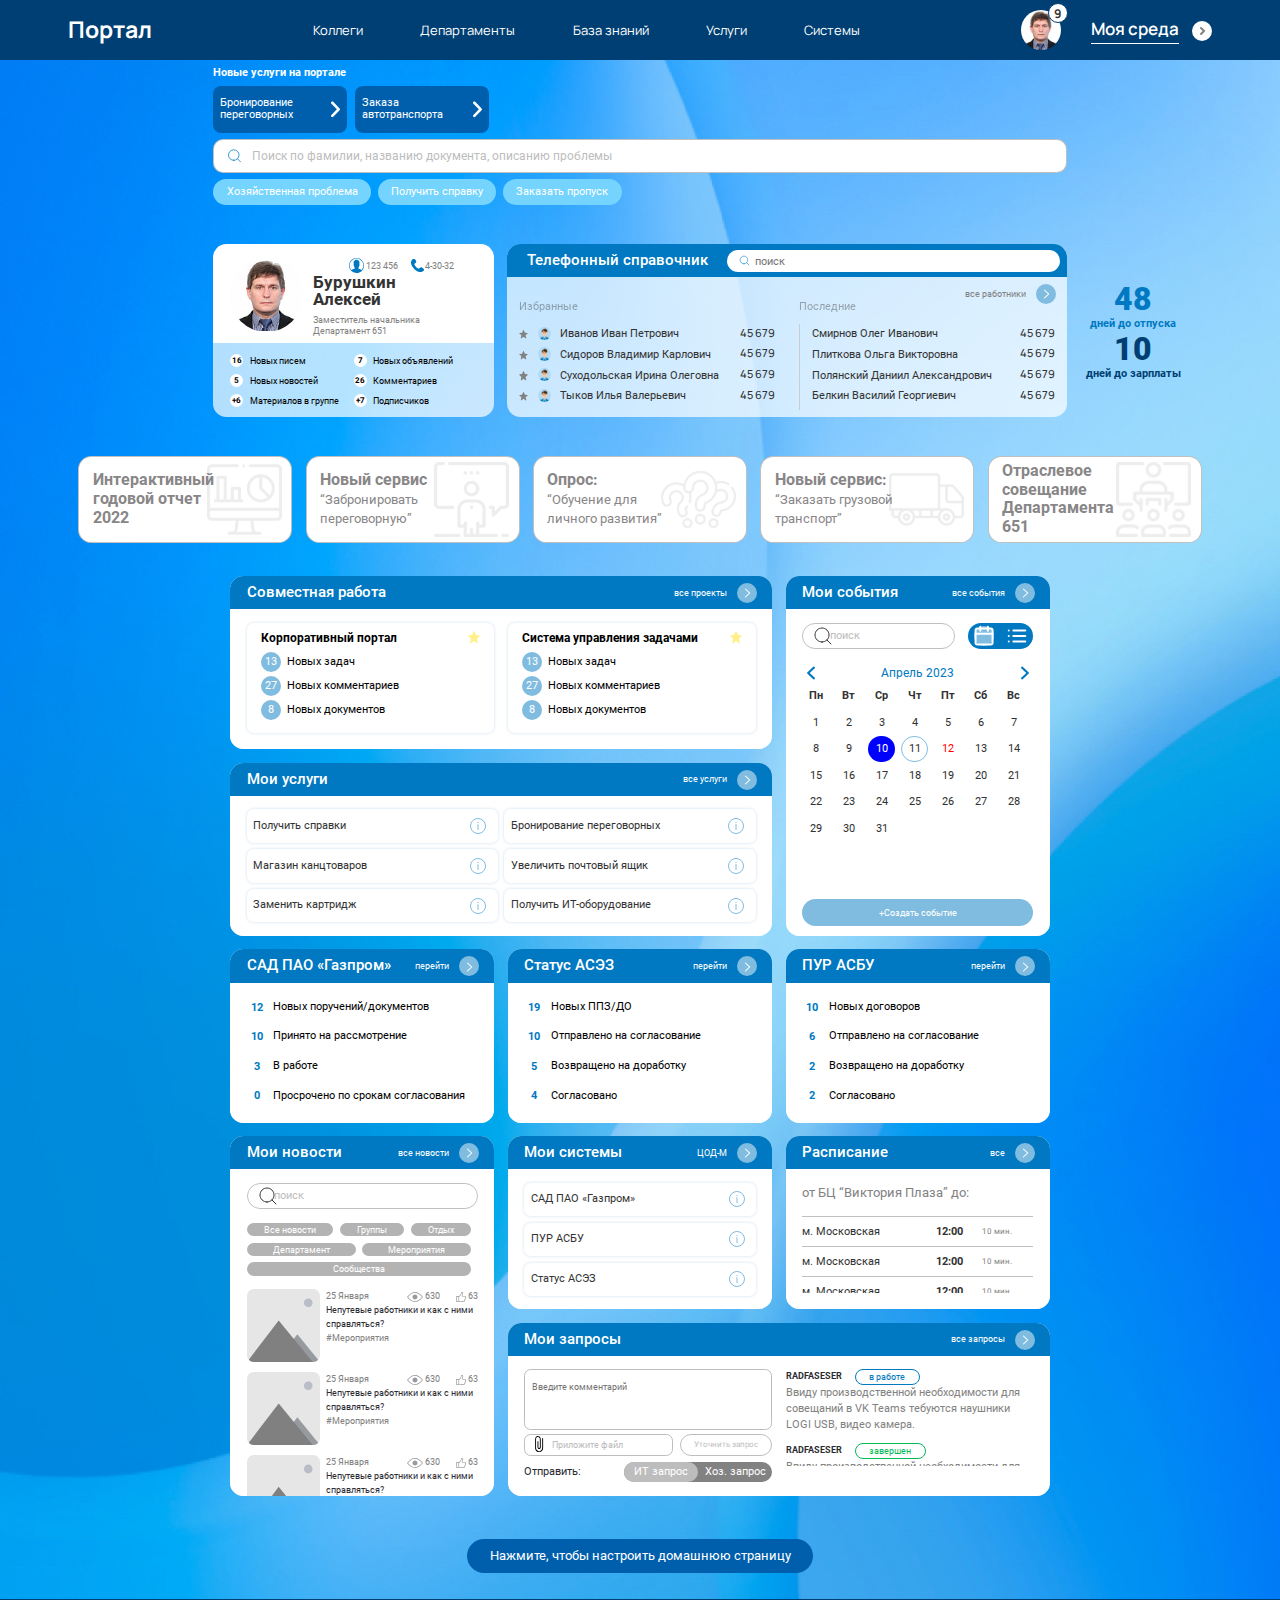
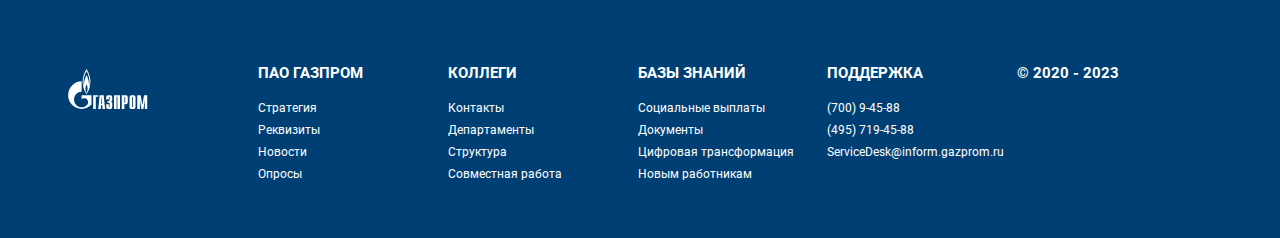
<file: index.html>
<!DOCTYPE html>
<html lang="en">
<head>
    <meta charset="utf-8">
    <meta http-equiv="X-UA-Compatible" content="IE=edge">
    <meta name="viewport" content="width=device-width, initial-scale=1">
    <title>Прототип</title>

	<link rel="stylesheet" href="./src/lib/bootstrap.css" />
	<link rel="stylesheet" href="./src/lib/gridstack/gridstack.css" />
	<link rel="stylesheet" href="./src/lib/gridstack/gridstack-extra.min.css" />
    <link rel="stylesheet" href="./src/lib/style.css" />
    <link rel="stylesheet" href="./src/lib/widget.css" />
</head>
    <body>
        <div class="hat">
            <div class="hat__inner">
                <div class="hat__not-edit">
                    <div class="hat-info">
                        <div class="hat-info__logo">
                            <a href="#">Портал</a>
                        </div>
                        <div class="hat-info__menu">
                            <ul class="gazprom-lavalamp">
                                <li class="lavalamp"><a href="#"><span>Коллеги</span>  </a> </li>
                                <li class="lavalamp"><a href="#"><span>Департаменты</span>  </a> </li>
                                <li class="lavalamp"><a href="#"><span>База знаний</span></a></li>
                                <li class="lavalamp"><a href="#"><span>Услуги</span>  </a> </li>
                                <li class="lavalamp"><a href="#"><span>Системы</span>  </a> </li>
                                <li class="lavalamp lavalamp_active"></li>
                            </ul>
                        </div>
                        <div class="hat-info__user">
                            <span class="hat-info__user_logo">
                                <span class="hat-info__notes">
                                    9
                                </span>
                                <img
                                        width="100%"
                                        height="auto"
                                        src="./src/images/burusking.jpg"/>
                            </span>
                            <a href="#" class="hat-info__user_link">
                                <span class="hat-info__my-env">Моя среда</span>
                                <span class="hat-info__arrow-wrapper"></span>
                            </a>
                        </div>
                    </div>
                </div>
                <div class="hat__edit">
                    <!-- подгружаются кнопки управления виджетами -->
                </div>
            </div>
            <div class="hat__shadow"></div>
        </div>
        <div class="header">
            <div class="header__inner">
                <div class="header__heading">
                    Новые услуги на портале
                </div>
                <div class="header__buttons">
                    <button class="header__button any__button">
                        Бронирование <br/> переговорных <img src="./src/images/arrow-right.svg" />
                    </button>
                    <button class="header__button any__button">
                        Заказа <br/> автотранспорта <img src="./src/images/arrow-right.svg" />
                    </button>
                </div>
                <div class="header__search">
                    <input type="search" placeholder="Поиск по фамилии, названию документа, описанию проблемы" value="" />
                </div>
                <div class="header__tags">
                    <button class="header__tag">
                        Хозяйственная проблема
                    </button>
                    <button class="header__tag">
                        Получить справку
                    </button>
                    <button class="header__tag">
                        Заказать пропуск
                    </button>
                </div>
                <div class="header__widgets">
                    <div class="header__widget widget_four-cols avatar__widget">
                        <div class="upper">
                            <div class="upper__avatar" style="background-image:url('./src/images/burusking.jpg');">
                                <!--<div class="upper__note">4</div>-->
                            </div>
                            <div class="upper__info">
                                <div class="upper__cell upper__phones">
                                    <div class="upper__phone">
                                        <span class="upper__phone_avatar"></span>123 456
                                        <span class="upper__phone_tube"></span>4-30-32
                                    </div>
                                </div>
                                <div class="upper__cell upper__name">
                                    Бурушкин
                                    <br/>
                                    Алексей
                                </div>
                                <div class="upper__cell upper__desc">
                                    <div class="upper__speciality">
                                        Заместитель начальника
                                    </div>
                                    <div class="upper__department">
                                        Департамент 651
                                    </div>
                                </div>
                            </div>
                        </div>
                        <div class="lower">
                            <ul>
                                <li><a href="#"><span>16</span>Новых писем</a></li>
                                <li><a href="#"><span>7</span>Новых объявлений</a></li>
                                <li><a href="#"><span>5</span>Новых новостей</a></li>
                                <li><a href="#"><span>26</span>Комментариев</a></li>
                                <li><a href="#"><span>+6</span>Материалов в группе</a></li>
                                <li><a href="#"><span>+7</span>Подписчиков</a></li>
                            </ul>
                        </div>
                    </div>
                    <div class="header__widget widget_eight-cols">
                        <div class="phone-book">
                            <div class="phone-book__upper">
                                <div class="phone-book__heading">
                                    Телефонный справочник
                                </div>
                                <div class="phone-book__search">
                                    <input type="text" placeholder="поиск" />
                                </div>
                            </div>
                            <div class="phone-book__lower">
                                <div class="phone-book__favorite book-cell">
                                    <div class="book-cell__heading">
                                        Избранные
                                    </div>
                                    <div class="book-cell__info">
                                        <div class="book-cell__employee">
                                            <span class="book-cell__star"></span>
                                            <span class="book-cell__avatar"></span>
                                            <span class="book-cell__name">Иванов Иван Петрович</span>
                                            <span class="book-cell__phone">45 679</span>
                                        </div>
                                        <div class="book-cell__employee">
                                            <span class="book-cell__star"></span>
                                            <span class="book-cell__avatar"></span>
                                            <span class="book-cell__name">Сидоров Владимир Карлович</span>
                                            <span class="book-cell__phone">45 679</span>
                                        </div>
                                        <div class="book-cell__employee">
                                            <span class="book-cell__star"></span>
                                            <span class="book-cell__avatar"></span>
                                            <span class="book-cell__name">Суходольская Ирина Олеговна</span>
                                            <span class="book-cell__phone">45 679</span>
                                        </div>
                                        <div class="book-cell__employee">
                                            <span class="book-cell__star"></span>
                                            <span class="book-cell__avatar"></span>
                                            <span class="book-cell__name">Тыков Илья Валерьевич</span>
                                            <span class="book-cell__phone">45 679</span>
                                        </div>
                                    </div>
                                </div>
                                <div class="phone-book__last book-cell">
                                    <div class="book-cell__heading">
                                        Последние
                                    </div>
                                    <div class="book-cell__info">
                                        <div class="book-cell__info book-cell__info_right">
                                            <div class="book-cell__employee">
                                                <span class="book-cell__empty"></span>
                                                <span class="book-cell__name">Смирнов Олег Иванович</span>
                                                <span class="book-cell__phone">45 679</span>
                                            </div>
                                            <div class="book-cell__employee">
                                                <span class="book-cell__empty"></span>
                                                <span class="book-cell__name">Плиткова Ольга Викторовна</span>
                                                <span class="book-cell__phone">45 679</span>
                                            </div>
                                            <div class="book-cell__employee">
                                                <span class="book-cell__empty"></span>
                                                <span class="book-cell__name">Полянский Даниил Александрович</span>
                                                <span class="book-cell__phone">45 679</span>
                                            </div>
                                            <div class="book-cell__employee">
                                                <span class="book-cell__empty"></span>
                                                <span class="book-cell__name">Белкин Василий Георгиевич</span>
                                                <span class="book-cell__phone">45 679</span>
                                            </div>
                                        </div>
                                    </div>
                                </div>
                            </div>
                            <a href="#" class="phone-book__link ">
                                все работники <span class="phone-book__link-arrow dinamic-link"></span>
                            </a>
                        </div>
                    </div>
                    <div class="additional-data">
                        <div class=" days-for-vacations">
                            48
                            <span>дней до отпуска</span>
                        </div>
                        <div class="days-for-earning">
                            10
                            <span>дней до зарплаты</span>
                        </div>
                    </div>
                </div>
            </div>
        </div>
        <div class="header-slider">
            <div class="header-slider__inner">
                <div class="header-slider__banner">
                    <a href="#" class="info_report">
                        Интерактивный годовой отчет 2022
                    </a>
                </div>
                <div class="header-slider__banner">
                    <a href="#" class="info_report info_report1">
                        Новый сервис<br/> <span>“Забронировать переговорную”</span>
                    </a>
                </div>
                <div class="header-slider__banner">
                    <a href="#" class="info_report info_report2">
                        Опроc:<br/> <span>“Обучение для личного развития”</span>
                    </a>
                </div>
                <div class="header-slider__banner">
                    <a href="#" class="info_report info_report3">
                        Новый сервис:<br/> <span>“Заказать грузовой транспорт”</span>
                    </a>
                </div>
                <div class="header-slider__banner">
                    <a href="#" class="info_report info_report4">
                        Отраслевое совещание Департамента 651
                    </a>
                </div>
            </div>
        </div>
        <div class="portal-grid">
            <div class="portal-grid__inner">
                <div id="simple-grid" class="grid-stack">
                    <!-- grid in here by js -->
                </div>
            </div>
        </div>
        <div class="setup">
            <div class="setup__button any__button">
                <div class="setup__button_cover"></div>
                Нажмите, чтобы настроить домашнюю страницу
            </div>
        </div>
        <div class="footer">
            <div class="footer__inner">
                <div class="footer__cell">
                    <div class="footer__logo">

                    </div>
                </div>
                <div class="footer__cell">
                    <div class="footer__heading">
                        ПАО ГАЗПРОМ
                    </div>
                    <div class="footer__menu">
                        <ul>
                            <li>Стратегия</li>
                            <li>Реквизиты</li>
                            <li>Новости</li>
                            <li>Опросы</li>
                        </ul>
                    </div>
                </div>
                <div class="footer__cell">
                    <div class="footer__heading">
                        КОЛЛЕГИ
                    </div>
                    <div class="footer__menu">
                        <ul>
                            <li>Контакты</li>
                            <li>Департаменты</li>
                            <li>Структура</li>
                            <li>Совместная работа</li>
                        </ul>
                    </div>
                </div>
                <div class="footer__cell">
                    <div class="footer__heading">
                        БАЗЫ ЗНАНИЙ
                    </div>
                    <div class="footer__menu">
                        <ul>
                            <li>Социальные выплаты</li>
                            <li>Документы</li>
                            <li>Цифровая трансформация</li>
                            <li>Новым работникам</li>
                        </ul>
                    </div>
                </div>
                <div class="footer__cell">
                    <div class="footer__heading">
                        ПОДДЕРЖКА
                    </div>
                    <div class="footer__menu">
                        <ul>
                            <li>(700) 9-45-88</li>
                            <li>(495) 719-45-88</li>
                            <li>ServiceDesk@inform.gazprom.ru</li>
                        </ul>
                    </div>
                </div>
                <div class="footer__cell">
                    <div class="footer__heading">
                        © 2020 - 2023
                    </div>
                </div>
            </div>
        </div>


        <script src="./src/lib/gridstack/gridstack.all.js"></script>
        <script src="./src/lib/jquery.js"></script>
        <script src="./src/lib/bootstrap.js"></script>
        <script src="./src/lib/highlighted.js"></script>
        <script src="./src/lib/interfaceui.js"></script>
        <script src="./src/lib/script.js"></script>
    </body>
</html>
</file>
<file: src/lib/gridstack/gridstack.css>
:root .grid-stack-item>.ui-resizable-handle{filter:none}.grid-stack{position:relative}.grid-stack.grid-stack-rtl{direction:ltr}.grid-stack.grid-stack-rtl>.grid-stack-item{direction:rtl}.grid-stack .grid-stack-placeholder>.placeholder-content{background-color:rgba(0,0,0,.1);margin:0;position:absolute;width:auto;z-index:0!important;text-align:center}.grid-stack>.grid-stack-item{min-width:8.3333333333%;position:absolute;padding:0}.grid-stack>.grid-stack-item>.grid-stack-item-content{margin:0;position:absolute;width:auto;overflow-x:hidden;overflow-y:auto}.grid-stack>.grid-stack-item>.ui-resizable-handle{position:absolute;font-size:.1px;display:block;-ms-touch-action:none;touch-action:none}.grid-stack>.grid-stack-item.ui-resizable-autohide>.ui-resizable-handle,.grid-stack>.grid-stack-item.ui-resizable-disabled>.ui-resizable-handle{display:none}.grid-stack>.grid-stack-item>.ui-resizable-se,.grid-stack>.grid-stack-item>.ui-resizable-sw{background-image:url([data-uri]);background-repeat:no-repeat;background-position:center;-webkit-transform:rotate(45deg);-moz-transform:rotate(45deg);-ms-transform:rotate(45deg);-o-transform:rotate(45deg);transform:rotate(45deg)}.grid-stack>.grid-stack-item>.ui-resizable-se{-webkit-transform:rotate(-45deg);-moz-transform:rotate(-45deg);-ms-transform:rotate(-45deg);-o-transform:rotate(-45deg);transform:rotate(-45deg)}.grid-stack>.grid-stack-item>.ui-resizable-nw{cursor:nw-resize;width:20px;height:20px;top:0}.grid-stack>.grid-stack-item>.ui-resizable-n{cursor:n-resize;height:10px;top:0;left:25px;right:25px}.grid-stack>.grid-stack-item>.ui-resizable-ne{cursor:ne-resize;width:20px;height:20px;top:0}.grid-stack>.grid-stack-item>.ui-resizable-e{cursor:e-resize;width:10px;top:15px;bottom:15px}.grid-stack>.grid-stack-item>.ui-resizable-se{cursor:se-resize;width:20px;height:20px}.grid-stack>.grid-stack-item>.ui-resizable-s{cursor:s-resize;height:10px;left:25px;bottom:0;right:25px}.grid-stack>.grid-stack-item>.ui-resizable-sw{cursor:sw-resize;width:20px;height:20px}.grid-stack>.grid-stack-item>.ui-resizable-w{cursor:w-resize;width:10px;top:15px;bottom:15px}.grid-stack>.grid-stack-item.ui-draggable-dragging>.ui-resizable-handle{display:none!important}.grid-stack>.grid-stack-item[gs-w="0"]{width:0%}.grid-stack>.grid-stack-item[gs-x="0"]{left:0}.grid-stack>.grid-stack-item[gs-min-w="0"]{min-width:0}.grid-stack>.grid-stack-item[gs-max-w="0"]{max-width:0%}.grid-stack>.grid-stack-item[gs-w="1"]{width:8.3333333333%}.grid-stack>.grid-stack-item[gs-x="1"]{left:8.3333333333%}.grid-stack>.grid-stack-item[gs-min-w="1"]{min-width:8.3333333333%}.grid-stack>.grid-stack-item[gs-max-w="1"]{max-width:8.3333333333%}.grid-stack>.grid-stack-item[gs-w="2"]{width:16.6666666667%}.grid-stack>.grid-stack-item[gs-x="2"]{left:16.6666666667%}.grid-stack>.grid-stack-item[gs-min-w="2"]{min-width:16.6666666667%}.grid-stack>.grid-stack-item[gs-max-w="2"]{max-width:16.6666666667%}.grid-stack>.grid-stack-item[gs-w="3"]{width:25%}.grid-stack>.grid-stack-item[gs-x="3"]{left:25%}.grid-stack>.grid-stack-item[gs-min-w="3"]{min-width:25%}.grid-stack>.grid-stack-item[gs-max-w="3"]{max-width:25%}.grid-stack>.grid-stack-item[gs-w="4"]{width:33.3333333333%}.grid-stack>.grid-stack-item[gs-x="4"]{left:33.3333333333%}.grid-stack>.grid-stack-item[gs-min-w="4"]{min-width:33.3333333333%}.grid-stack>.grid-stack-item[gs-max-w="4"]{max-width:33.3333333333%}.grid-stack>.grid-stack-item[gs-w="5"]{width:41.6666666667%}.grid-stack>.grid-stack-item[gs-x="5"]{left:41.6666666667%}.grid-stack>.grid-stack-item[gs-min-w="5"]{min-width:41.6666666667%}.grid-stack>.grid-stack-item[gs-max-w="5"]{max-width:41.6666666667%}.grid-stack>.grid-stack-item[gs-w="6"]{width:50%}.grid-stack>.grid-stack-item[gs-x="6"]{left:50%}.grid-stack>.grid-stack-item[gs-min-w="6"]{min-width:50%}.grid-stack>.grid-stack-item[gs-max-w="6"]{max-width:50%}.grid-stack>.grid-stack-item[gs-w="7"]{width:58.3333333333%}.grid-stack>.grid-stack-item[gs-x="7"]{left:58.3333333333%}.grid-stack>.grid-stack-item[gs-min-w="7"]{min-width:58.3333333333%}.grid-stack>.grid-stack-item[gs-max-w="7"]{max-width:58.3333333333%}.grid-stack>.grid-stack-item[gs-w="8"]{width:66.6666666667%}.grid-stack>.grid-stack-item[gs-x="8"]{left:66.6666666667%}.grid-stack>.grid-stack-item[gs-min-w="8"]{min-width:66.6666666667%}.grid-stack>.grid-stack-item[gs-max-w="8"]{max-width:66.6666666667%}.grid-stack>.grid-stack-item[gs-w="9"]{width:75%}.grid-stack>.grid-stack-item[gs-x="9"]{left:75%}.grid-stack>.grid-stack-item[gs-min-w="9"]{min-width:75%}.grid-stack>.grid-stack-item[gs-max-w="9"]{max-width:75%}.grid-stack>.grid-stack-item[gs-w="10"]{width:83.3333333333%}.grid-stack>.grid-stack-item[gs-x="10"]{left:83.3333333333%}.grid-stack>.grid-stack-item[gs-min-w="10"]{min-width:83.3333333333%}.grid-stack>.grid-stack-item[gs-max-w="10"]{max-width:83.3333333333%}.grid-stack>.grid-stack-item[gs-w="11"]{width:91.6666666667%}.grid-stack>.grid-stack-item[gs-x="11"]{left:91.6666666667%}.grid-stack>.grid-stack-item[gs-min-w="11"]{min-width:91.6666666667%}.grid-stack>.grid-stack-item[gs-max-w="11"]{max-width:91.6666666667%}.grid-stack>.grid-stack-item[gs-w="12"]{width:100%}.grid-stack>.grid-stack-item[gs-x="12"]{left:100%}.grid-stack>.grid-stack-item[gs-min-w="12"]{min-width:100%}.grid-stack>.grid-stack-item[gs-max-w="12"]{max-width:100%}.grid-stack.grid-stack-1>.grid-stack-item{min-width:100%}.grid-stack.grid-stack-1>.grid-stack-item[gs-w="1"]{width:100%}.grid-stack.grid-stack-1>.grid-stack-item[gs-x="1"]{left:100%}.grid-stack.grid-stack-1>.grid-stack-item[gs-min-w="1"]{min-width:100%}.grid-stack.grid-stack-1>.grid-stack-item[gs-max-w="1"]{max-width:100%}.grid-stack.grid-stack-animate,.grid-stack.grid-stack-animate .grid-stack-item{-webkit-transition:left .3s,top .3s,height .3s,width .3s;-moz-transition:left .3s,top .3s,height .3s,width .3s;-ms-transition:left .3s,top .3s,height .3s,width .3s;-o-transition:left .3s,top .3s,height .3s,width .3s;transition:left .3s,top .3s,height .3s,width .3s}.grid-stack.grid-stack-animate .grid-stack-item.grid-stack-placeholder,.grid-stack.grid-stack-animate .grid-stack-item.ui-draggable-dragging,.grid-stack.grid-stack-animate .grid-stack-item.ui-resizable-resizing{-webkit-transition:left 0s,top 0s,height 0s,width 0s;-moz-transition:left 0s,top 0s,height 0s,width 0s;-ms-transition:left 0s,top 0s,height 0s,width 0s;-o-transition:left 0s,top 0s,height 0s,width 0s;transition:left 0s,top 0s,height 0s,width 0s}.ui-draggable-dragging,.ui-resizable-resizing{z-index:100}.ui-draggable-dragging>.grid-stack-item-content,.ui-resizable-resizing>.grid-stack-item-content{box-shadow:1px 4px 6px rgba(0,0,0,.2);opacity:.8}.ui-draggable-dragging{will-change:left,top;cursor:move}.ui-resizable-resizing{will-change:width,height}
</file>
<file: src/lib/style.css>
@import url('fonts.css');
html {
    font-size: calc(100vw / 1920);
}
html,body {
    margin: 0;
    padding: 0;
    font-family: 'Roboto', serif;
    font-style: normal;
}
body *{
    margin: 0;
    padding: 0;
    list-style-type: none;
}
html {
    background-image: url('../images/wallpaper.jpg');
    background-repeat: no-repeat;
    background-size: 100% 100%;
    background-position: 0 0;
    /*transition: background-image 0.5s;*/
}

.grid-stack>.grid-stack-item>.grid-stack-item-content {
    background-color: #fff;
    border: none;
}

.delete-widget__overflow {
    position: fixed;
    top: 0;
    left: 0;
    width: 100%;
    height: 100%;
    background-image: url('../images/overflow-background.png');
    background-repeat: no-repeat;
    background-size: 100%;
    background-position: 50%;
    z-index: 999;
    /*background-color: rgba(204,204,204,.5);*/
}
.confirm {
    background: #005FAD;
    box-shadow: 0 0 10rem #003F73;
    border-radius: 5rem;
    width: 430rem;
    position: fixed;
    top: 50%;
    left: 50%;
    transform: translate(-50%, -50%);
    padding: 24rem;
}
.confirm__text {
    font-style: normal;
    font-weight: 400;
    font-size: 18rem;
    line-height: 26rem;
    text-align: center;
    color: #FFFFFF;
    max-width: 300rem;
    margin-left: auto;
    margin-right: auto;
    margin-bottom: 20rem;
}
.confirm__buttons {
    display: flex;
    margin-left: 2.5rem;
    margin-right: 2.5rem;
    justify-content: center;
}
.confirm__buttons * {
    cursor: pointer;
    border-radius: 3rem;
    color: #fff;
    padding: 7.5rem 25rem 10rem;
    margin-left: 5rem;
    margin-right: 5rem;
}
.confirm__buttons *:active {
    position: relative;
    top: 2rem;
    left: 2rem;
}
.confirm__yes {
    background: #22BB3B;
}
.confirm__no {
    background: #DC003E;
}

html .ui-resizable-handle {
    display: none;
}
.html__editable {
    background-image: url('../images/wallpaper.jpg');
}
.hat__editable {
    filter: blur(0);
    position: relative;
}
.ui-resizable-se {
    display: none!important;
}
.html__editable .ui-resizable-se {
    display: block!important;
}
body {
    background-color: transparent!important;
    font-style: normal;
    font-weight: 400;
    font-size: 14rem;
    color: #26A6E0;
}
body::-webkit-scrollbar {  display: none;}
body {-ms-overflow-style: none;}
input[type="search"]::-webkit-search-decoration,
input[type="search"]::-webkit-search-cancel-button,
input[type="search"]::-webkit-search-results-button,
input[type="search"]::-webkit-search-results-decoration {
    display: none;
}
.hat {
    background-color: #003F73;
    height: 90rem;
    font-family: Manrope, serif;
    position: relative;

}
.hat-info {
    padding-top: 8rem;
    padding-bottom: 8rem;
    display: flex;
    color: #fff;
    justify-content: space-between;
    align-items: center;
}
.hat-info a, .hat-info a:hover, .hat-info a:active, .hat-info a:visited, .hat-info a:focus{
    color: #fff;
}
.hat-info__logo {
    font-style: normal;
    font-weight: 700;
    font-size: 35rem;
    line-height: 41rem;
}
.hat-info__user_logo {
    margin-right: 40rem;
    position: relative;
    height: 60rem;
    width: 60rem;
    display: inline-block;
}
.hat-info__user_logo img {
    border-radius: 50%;
    -webkit-border-radius: 50%;
    -moz-border-radius: 50%;
}
.hat-info__notes {
    position: absolute;
    width: 30rem;
    height: 30rem;
    top: -10rem;
    right: -10rem;
    display: flex;
    align-items: center;
    justify-content: center;
    border-radius: 50%;
    -moz-border-radius: 50%;
    -webkit-border-radius: 50%;
    font-style: normal;
    font-weight: 700;
    font-size: 18rem;
    line-height: 8rem;
    color: #333333;
    background-color: #fff;
    border: 1rem solid #003F73;

}
.hat-info__logo a {
    color: #fff;
}
.hat-info__logo a:hover, .hat-info__logo a:active, .hat-info__logo a:visited, .hat-info__logo a:focus {
    text-decoration: none;
}
.hat-info__menu {
    padding-top: 15rem;
}
.hat-info__menu ul {
    display: flex;
    align-items: center;
}
.hat-info__menu li a{
    color: #fff;
    font-style: normal;
    font-weight: 400;
    font-size: 20rem;
    line-height: 23rem;
    display: inline-block;
    padding-left: 43rem;
    padding-right: 43rem;
    overflow: hidden;
}
.hat-info__menu li a span {
    border-bottom: 1rem solid transparent;
    transition: all 150ms;
    padding-bottom: 5rem;
    position: relative;
    display:inline-block;
}

.hat-info__menu li a:hover span:before {
    z-index: 1;
}

ul.gazprom-lavalamp {
    position: relative;
}
li.lavalamp {
    z-index: 2;
}
li.lavalamp_active {
    position: absolute;
    transition: all 0.25s ease-in-out;
    border-bottom: 2rem solid #fff;
    padding-bottom: 30rem;
    z-index: 1;
}

.phone-book {

}

.hat-info__menu li a:active,
.hat-info__menu li a:visited,
.hat-info__menu li a:focus,
.hat-info__menu li a:hover {
    color: #fff;
    text-decoration: none;
}
.hat-info__arrow-wrapper {
    width: 30rem;
    height: 30rem;
    display: inline-block;
    background-image: url(../images/avatar-arrow.svg);
    background-repeat: no-repeat;
    background-size: 100% 100%;
    background-position: 50% 50%;
    position: relative;
    top: 9rem;
}
.hat-info__my-env {
    padding-bottom: 5rem;
    border-bottom: 1rem solid #fff;
    margin-right: 15rem;
    transition: all 150ms;
}
.hat-info__user_link:hover, .hat-info__user_link:active, .hat-info__user_link:visited, .hat-info__user_link:focus {
    text-decoration: none;
    transition: 150ms;
}
.hat-info__user_link:hover .hat-info__arrow-wrapper{
    animation: horizontal-shaking 0.75s linear;
}
.hat-info__user_link:hover .hat-info__my-env {
    border-bottom: 1rem solid #fff;
}
.hat .hat__shadow {
    display: none;
    width: 100%;
    height: 20rem;
    margin-top: -20rem;
    background-color: #fff;
    box-shadow: 0 10rem 10rem rgba(0,0,0,.1);
    z-index: 3;
    position: relative
}
.hat_editable .hat__shadow {
    display: block;
}
.hat .hat__edit {
    position: fixed;
    top: -100000%;
    left: -100000%;
    display: flex;
    justify-content: space-between;
    align-items: center;
    width: 100%;
}
.hat_editable {
    z-index: 2;
    height: 90rem;
    background-color: #fff;
    position: fixed;
    top: 0;
    left: 0;
    width: 100%;
}
.hat__inner {
    height: 100%;
    width: 1715rem;
    margin: 0 auto;
    display: flex;
    align-items: center;
    justify-content: center;
    font-style: normal;
    font-weight: 600;
    line-height: 35rem;
    text-align: center;
    color: #FFFFFF;
    font-size: 25rem;
    max-width: 100%;
}
.hat__not-edit {
    width: 100%;
}
.hat_editable .hat__not-edit {
    position: fixed;
    top: -10000%;
    left: -10000%;
}
.hat_editable .hat__edit {
    position: relative;
    top: auto;
    left: auto;
    height: 100%;
    background-color: #fff;
}
.hat_editable .hat__inner {

}
.hat__widget-heading {
    padding-right: 5rem;
}
.hat__add-widget {

}
.hat__widget-button {
    background: #005FAD;
    border-radius: 100rem;
    color: #fff;
    padding: 10rem 20rem;
    font-style: normal;
    font-weight: 400;
    font-size: 20rem;
    line-height: 23rem;
    cursor: pointer;
}
.hat__add-widget {
    width: 280rem;
}
.hat__add-widget:active {
    top: 2rem;
    left: 2rem;
}
.hat__widget-submenu {
    position: absolute;
    left: 50%;
    top: -3000rem;
    border: 1rem solid #0079C2;
    border-top: 0;
    border-bottom-left-radius: 20rem;
    border-bottom-right-radius: 20rem;
    width: 1000rem;
    transform: translateX(-50%);
    background-color: #F6F6F6;
    overflow: hidden;
    transition: top 750ms;
    z-index: -1;
    background-image: url('../images/submenu-wallpaper.png');
    padding-top: 60rem;
}
.hat__widget-submenu ul {
    display: flex;
    align-items: center;
    margin-bottom: 45rem;
    flex-wrap: wrap;
    padding: 15rem 40rem;
}
.hat__widget-submenu ul li {
    background: #005FAD;
    border-radius: 15rem;
    width: 142rem;
    height: 134rem;
    display: flex;
    align-items: center;
    justify-content: center;
    margin: 20rem;
    box-sizing: border-box;
    box-shadow: 12rem 12rem 18rem #a3a3a3;
    margin-bottom: 30rem;
    padding: 15rem;
}
.hat__widget-submenu ul li:nth-child(even) {
    animation: tilt-shaking 0.3s linear infinite;
}
.hat__widget-submenu ul li:nth-child(odd) {
    animation: tilt-shaking-opposite 0.4s linear infinite;
}
.hat__widget-submenu ul li:hover {
    animation: tilt-n-move-shaking 0.4s linear infinite;
    box-shadow: 12rem 12rem 15rem #a3a3a3;
}
.hat__widget-submenu ul li:active {
    position: relative;
    top: 2rem;
    left: 1rem;
}
.base-block__wrapper {
    position: relative;
    margin-bottom: 30rem;
}
.base-block__description {
    font-style: normal;
    font-weight: 700;
    font-size: 16rem;
    line-height: 19rem;
    display: flex;
    align-items: center;
    text-align: center;
    color: #005FAD;
    width: 100%;
    justify-content: center;
    position: absolute;
    top: 100%;
    left: 0;
}
.base-block__description span {
    display: inline-block;
    width: 82rem;
    margin: 0 auto;
}
.widget-search {
    width: 100%;
    border-top: 1rem solid #ccc;
    background-color: #ECEBEB;
    padding-bottom: 30rem;
    position: relative;
}
.widget-search input {
    width: 90%;
    margin-left: auto;
    margin-right: auto;
    height: 61rem;
    padding-right: 15rem;
    border: 1rem solid #ccc;
    border-radius: 24rem;
    margin-top: 24rem;
    outline: none;
    position: relative;
    padding-left: 75rem;
}
.widget-search:before {
    position: absolute;
    content: "";
    top: 50%;
    left: 68rem;
    width: 32rem;
    height: 32rem;
    background-image: url(../images/search-icon.svg);
    background-repeat: no-repeat;
    background-size: 100%;
    background-position: 50% 50%;
    transform: translateY(calc(-50% - 3rem));
    z-index: 1;
}

.header__inner {
    width: 1280rem;
    margin: 0 auto;
    max-width: 100%;
}
.header__heading {
    color: #fff;
    font-size: 16rem;
    line-height: 19rem;
    margin: 10rem 0;
    font-style: normal;
    font-weight: 700;
}
.header__buttons {
    display: flex;
    margin-bottom: 10rem;
}
.header__button {
    min-width: 200rem;
    height: 70rem;
    background-color: #005FAD;
    color: #fff;
    margin-right: 1%;
    position: relative;
    border: none;
    text-align: left;
    cursor: pointer;
    border-radius: 12rem;
    box-sizing: border-box;
    font-size: 16rem;
    line-height: 19rem;
    padding: 6rem 0 6rem 10rem;
}
.header__button img {
    position: absolute;
    top: 50%;
    transform: translateY(-50%);
    right: 5%;
    width: 7%;
}
.header__search {
    margin-bottom: 10rem;
    position: relative;
}
.header__search input {
    width: 100%;
    height: 50rem;
    border-radius: 15rem;
    outline: none;
    font-style: normal;
    display: flex;
    align-items: center;
    background: #FFFFFF;
    border: 1rem solid rgba(130, 130, 130, 0.5);
    font-weight: 400;
    font-size: 18rem;
    line-height: 19rem;
    color: #a3a3a3;
    text-align: left;
    padding-left: 57rem;
}

.header__search input::placeholder {
    color: #BDBDBD;
}

.header__search:before {
    content: "";
    position: absolute;
    width: 23rem;
    height: 23rem;
    background-image: url('../images/main-search.svg');
    background-size: 100% 100%;
    background-repeat: no-repeat;
    background-position: 50% 50%;
    top: 50%;
    left: 20rem;
    transform: translateY(-50%);
}

.header__tags{
    margin-bottom: 58rem;
    display: flex;
}
.header__tag {
    width: auto;
    padding: 10rem 20rem;
    text-align: center;
    background: #74D4FD;
    border-radius: 100rem;
    color: #fff;
    margin-right: 10rem;
    border: none;
    outline: none;
    cursor: pointer;
    font-style: normal;
    font-weight: 400;
    font-size: 16rem;
    line-height: 19rem;
    display: flex;
    align-items: center;
    justify-content: center;
}
.header__widgets {
    display: flex;
    margin-bottom: 58rem;
    position: relative;
}
.header__widgets>div:first-child {
    margin-right: 20rem;
    padding-top: 45rem;
}
.header__widget {
    height: 260rem;
    display: flex;
    text-align: center;
    justify-content: center;
    align-items: center;
    background-color: #fff;
    border-radius: 20rem;
    padding: 25rem;
}
.avatar__widget {
    width: 410rem;
    flex-direction: column;
    overflow: hidden;
}

.upper {
    position: relative;
    display: flex;
    font-weight: 400;
    font-size: 14rem;
    line-height: 16rem;
    color: #828282;
    width: 100%;
    height: 150rem;
    text-align: left;
    padding-bottom: 10rem;
}

.upper:before {
    content: "";
    background: #fff;
    position: absolute;
    bottom: 0;
    left: -50000rem;
    height: 1000000rem;
    width: 1000000rem;
    z-index: -1;
}
.upper__avatar {
    width: 110rem;
    height: 110rem;
    /*background-image:url('../images/avatar-main.svg');*/
    background-repeat: no-repeat;
    position: relative;
    margin-right: 15rem;
    background-size: 100% 100%;
    border-radius: 50%;
    -webkit-border-radius: 50%;
    -moz-border-radius: 50%;
}
.upper__info {
    width: calc(100% - 160rem);
    display: flex;
    flex-direction: column;
    justify-content: space-between;
}
.upper__note {
    position: absolute;
    top: 0;
    left: 0;
    width: 30rem;
    height: 30rem;
    border: 2rem solid #808080FF;
    border-radius: 50%;
    -webkit-border-radius: 50%;
    -moz-border-radius: 50%;
    display: flex;
    align-items: center;
    justify-content: center;
    font-weight: 700;
    font-size: 22rem;
    line-height: 26rem;
    color: #333333;
    padding: 15rem;
    background-color: #fff;
}
.upper__name {
    font-weight: 700;
    font-size: 26rem;
    line-height: 26rem;
    color: #333333;
    margin-bottom: 10rem;
}
.upper__phone {
    display: flex;
    align-items: center;
    justify-content: end;
}
.upper__phone_avatar{
    width: 23rem;
    height: 23rem;
    background-image: url(../images/avatar-phone.svg);
    background-repeat: no-repeat;
    background-size: 100%;
    background-position: 50% 50%;
    display: inline-block;
    margin-right:2.5rem;
    position: relative;
    top: -1rem;
}
.upper__phone_tube {
    width: 20rem;
    height: 20rem;
    background-image: url(../images/profile-phone.svg);
    background-repeat: no-repeat;
    display: inline-block;
    margin-left: 20rem;
    background-size: 100%;
    background-position: 50% 50%;
    position: relative;
    top: -1rem;
}

.lower {
    font-style: normal;
    font-weight: 400;
    font-size: 14rem;
    line-height: 16rem;
    width: 100%;
    position: relative;
    padding-top:20rem;
}
.lower:before {
    content: "";
    background: rgba(255, 255, 255, 0.7);
    position: absolute;
    top: 0;
    left: -50000rem;
    height: 1000000rem;
    width: 1000000rem;
    z-index: 0;
}
.lower ul {
    display: flex;
    flex-wrap: wrap;
    position: relative;
}
.lower ul li {
    width: 50%;
    text-align: left;
}
.lower ul li a {
    color: #000;
    display: inline-block;
    margin-bottom: 10rem;
    text-decoration: none;
}
.lower ul li a:hover, .lower ul li a:active, .lower ul li a:visited, .lower ul li a:focus {
    text-decoration: none;
}

.lower ul li a span {
    background-color: #fff;
    border-radius: 50%;
    -webkit-border-radius: 50%;
    -moz-border-radius: 50%;
    width: 20rem;
    height: 20rem;
    text-align: center;
    font-style: normal;
    font-weight: 700;
    font-size: 12rem;
    line-height: 14rem;
    margin-right: 10rem;
    display: flex;
    align-items: center;
    justify-content: center;
    float: left;
    position: relative;
    top: -4rem;
}

.widget_four-cols {
    width: 33.3%;
    background-color: transparent;
}
.widget_eight-cols {
    width: 66.6%;
    display: block;
    overflow: hidden;
    padding: 0;
    background: rgba(255, 255, 255, 0.7);
}
.header-slider {
    margin-bottom: 25rem;
}
.header-slider__inner {
    width: 1715rem;
    margin: 0 auto;
    display: flex;
    max-width: 100%;
    padding-left: 15rem;
    padding-right: 15rem;
}
.header-slider__banner {
    width: 20%;
    margin-right: 20rem;
    height: 130rem;
    display: flex;
    justify-content: center;
    align-items: center;
    background: #FFFFFF;
    border: 1rem solid rgba(130, 130, 130, 0.5);
    border-radius: 20rem;
    color: #888687;
}
.header-slider__banner:last-child {
    margin-right: 0;
}
a.info_report {
    font-style: normal;
    font-weight: 600;
    font-size: 24rem;
    line-height: 28rem;
    background-repeat: no-repeat;
    background-position: calc(100% - 15rem) 50%;
    background-size: auto 112rem;
    background-image: url("../images/info-banners/report.svg");
    padding: 30rem 20rem;
    padding-right: 110rem;
    text-decoration: none;
    color: #888687;
}
a.info_report:active, a.info_report:visited, a.info_report:focus, a.info_report:active {
    color: #003F73;
    text-decoration: none;
}
a.info_report1 {
    background-image: url("../images/info-banners/report1.svg");
}
a.info_report2 {
    background-image: url("../images/info-banners/report2.svg");
}
a.info_report3 {
    background-image: url("../images/info-banners/report3.svg");
}
a.info_report4 {
    background-image: url("../images/info-banners/report4.svg");
}

.info_report span{
    font-style: normal;
    font-weight: 400;
    font-size: 20rem;
    line-height: 26rem;
}

.portal-grid {
    padding-bottom: 40rem;
    position: relative;
}
.portal-grid_editable {
    z-index: 1;
}
.portal-grid_editable:before {
    content: "";
    width: 1000%;
    height: 1000%;
    position: fixed;
    top: 0;
    left: 0;
    background-color: rgba(0, 0, 0, .25);

}
.portal-grid__inner {
    width: 1280rem;
    margin: 0 auto;
    padding: 15rem;
    max-width: 100%;
}

.grid-container {
    padding: 15rem;
    border: 1rem solid white;
    max-width: 1000rem;
}
.grid-stack .grid-stack-item{
    cursor: pointer;
}
.grid-stack-item {
    background: transparent;
}
.grid-stack-item_shaking {
    animation: tilt-shaking 0.6s linear infinite;
}
.grid-stack-item_shaking-opposite {
    animation: tilt-shaking-opposite 0.6s linear infinite;
}
.grid-stack-item_under-edit .grid-stack-item-content{
    background-color: orange;
    color: #fff;
}
.grid-stack-item-content {
    text-align: center;
    border-radius: 20rem;
    display: flex;
    justify-content: center;
    align-items: center;
    position: relative;
    border: 1rem solid transparent;
}
.grid-stack-item-content>div>div:first-child{
    margin-bottom: 15rem;
}
.grid-stack-item-closer {
    position: absolute;
    top: -7.5rem;
    left: -7.5rem;
    width: 35rem;
    height: 35rem;
    cursor: pointer;
    border-radius: 50%;
    background-color: #fff;
    box-shadow: 0 0 5rem #000;
    transition: all 750ms;
}
.grid-stack-item-closer:before {
    content: "";
    width: 16rem;
    height: 4rem;
    background-color:#005FAD;
    border-radius: 4rem;
    position: absolute;
    top: 50%;
    left: 50%;
    transform: translate(-50%, -50%);
}
.grid-stack-item-closer:hover:before {
    background: #F7A000;
}

.any__button {
    transition: all 750ms;
    -webkit-transition: all 750ms;
    -moz-transition: all 750ms;
}
.any__button:hover {
    background-color: #004dad;
}

.setup__button {
    position: relative;
    width: 520rem;
    height: 50rem;
    background: #005FAD;
    border-radius: 100rem;
    color: #fff;
    margin: 0 auto;
    font-size: 20rem;
    line-height: 23rem;
    display: flex;
    justify-content: center;
    align-items: center;
    margin-bottom: 40rem;
    cursor: pointer;
    font-weight: 400;
    z-index: 1;
}
.setup__button:active {
    position: relative;
    top: 2rem;
    left: 2rem;
    box-shadow: 5rem 5rem 5rem rgba(0,0,0,0.1);
}
.setup__button_cover {
    position: absolute;
    top: 0;
    left: 0;
    width: 100%;
    height: 100%;
    background: transparent;
}

.footer {
    display: flex;
    align-items: center;
    justify-content: center;
    background-color: #003F73;
    position: relative;
    padding-top: 70rem;
    padding-bottom: 70rem;
}
.footer_editable {
    z-index: 2;
}
.footer__inner {
    display: flex;
    width: 1715rem;
    padding-top: 34rem;
    height: 100%;
    color: #fff;
}
.footer__logo {
    width: 120rem;
    height: 60rem;
    background-image: url(../images/footer__logo.svg);
    background-repeat: no-repeat;
    background-size: 100%;
    background-position: 50% 50%;
}
.footer__cell {
    width: 16.6%;
}
.footer__heading {
    font-style: normal;
    font-weight: 600;
    font-size: 22rem;
    line-height: 13rem;
    margin-bottom: 40rem;
}
.footer__menu {
    font-style: normal;
    font-weight: 400;
    font-size: 18rem;
    line-height: 13rem;
}
.footer__menu ul li {
    margin-bottom: 20rem;
    cursor: pointer;
}



.phone-book {
    position: relative;
}
.phone-book__upper {
    background: #0079C2;
    display: flex;
    height: 50rem;
    align-items: center;
    justify-content: space-between;
    padding-left: 30rem;
    padding-right: 10rem;
    font-style: normal;
    font-weight: 500;
    font-size: 22rem;
    line-height: 26rem;
}
.phone-book__heading {
    color: #fff;
}
.phone-book__search {

}
.phone-book__search input {
    background-image:url('../images/main-search.svg');
    background-repeat: no-repeat;
    background-size: 17rem 17rem;
    background-position: 18rem;
    padding-left: 43rem;
    font-style: normal;
    font-weight: 400;
    font-size: 16rem;
    line-height: 19rem;
    width: 500rem;
    border: none;
    outline: none;
    height: 33rem;
    border-radius: 18rem;
    padding-top: 2rem;
}
.phone-book__search input::placeholder {
    font-style: normal;
    font-weight: 400;
    font-size: 16rem;
    line-height: 19rem;
}
.phone-book__lower {
    display: flex;
}
.phone-book__favorite {

}
.book-cell {
    width: 50%;
    text-align: left;
    padding-left: 18rem;
    padding-right: 18rem;
    padding-top: 36rem;
    color: #333333;
}
.book-cell__heading {
    font-style: normal;
    font-weight: 400;
    font-size: 16rem;
    line-height: 19rem;
    color: #333333;
    opacity: 0.4;
    margin-bottom: 15rem;
}
.book-cell__info {

}
.book-cell__info_right {
    border-left: 1rem solid #ccc;
    padding-left: 15rem;
    padding-bottom: 6rem;
}
.book-cell__employee {
    position: relative;
    margin-bottom: 5rem;
}
.book-cell__employee * {
    display: inline-block;
}
.book-cell__star {
    width: 25rem;
    height: 14rem;
    background-image:url('../images/phone-book__star.svg');
    background-repeat: no-repeat;
    background-size: 14rem 14rem;
    background-position: 0;
    cursor: pointer;
    position: relative;
    top: 3rem;
}
.book-cell__avatar {
    width: 30rem;
    height: 20rem;
    background-image:url('../images/phone-book__avatar.svg');
    background-repeat: no-repeat;
    background-size: 20rem 20rem;
    background-position: 0;
    cursor: pointer;
    position: relative;
    top: 4rem;
}
.book-cell__empty {
    height: 20rem;
}
.book-cell__name {
    font-style: normal;
    font-weight: 400;
    font-size: 16rem;
    line-height: 19rem

}
.book-cell__phone {
    position: absolute;
    right: 0;
    top: 50%;
    transform: translateY(-50%);
    font-family: Manrope, serif;
    font-style: normal;
    font-weight: 500;
    font-size: 16rem;
    line-height: 24rem;
}
a.phone-book__link{
    position: absolute;
    top: 60rem;
    right: 16rem;
    display: flex;
    align-items: center;
    text-decoration: none!important;
    color: #828282;
    width: 100%;
    text-align: right;
    justify-content: end;
}
a.phone-book__link:hover,.phone-book__link:active, .phone-book__link:visited, .phone-book__link:focust {
    text-decoration: none!important;
    outline: none;
}
.phone-book__link-arrow{
    width: 20rem;
    height: 20rem;
    background-image: url(../images/all-employees-arrow.svg);
    background-repeat: no-repeat;
    background-size: 10rem 15rem;
    background-position: 50% 50%;
    display: inline-block;
    margin-left: 15rem;
    background-color: #80BCE0;
    padding: 15rem;
    border-radius: 50%;
}
a.phone-book__link:hover .dinamic-link {
    animation: horizontal-shaking 0.75s linear;
}
.additional-data {
    position: absolute;
    left: calc(100% + 25rem);
    top: 50%;
    font-weight: 800;
    font-size: 48rem;
    line-height: 56rem;
    transform: translateY(-50%);
    min-width: 150rem;
    text-align: center;
}
.additional-data span {
    font-style: normal;
    font-weight: 600;
    font-size: 16rem;
    line-height: 19rem;
    display: block;
}
.days-for-vacations{
    color: #0079C2;
}
.days-for-earning{
    color: #003F73;
}








































/** animation **/
@keyframes tilt-shaking {
    0% { transform: rotate(0deg); }
    25% { transform: rotate(0.35deg); }
    50% { transform: rotate(0deg); }
    75% { transform: rotate(-0.35deg); }
    100% { transform: rotate(0deg); }
}
@keyframes tilt-shaking-opposite {
    0% { transform: rotate(0deg); }
    25% { transform: rotate(-0.35deg); }
    50% { transform: rotate(0deg); }
    75% { transform: rotate(0.35deg); }
    100% { transform: rotate(0deg); }
}

/** widget shaking animation **/
@keyframes tilt-shaking {
    0% { transform: rotate(0deg); }
    25% { transform: rotate(0.5deg); }
    50% { transform: rotate(0deg); }
    75% { transform: rotate(-0.5deg); }
    100% { transform: rotate(0deg); }
}
@keyframes tilt-shaking-opposite {
    0% { transform: rotate(0deg); }
    25% { transform: rotate(-0.5deg); }
    50% { transform: rotate(0deg); }
    75% { transform: rotate(0.5deg); }
    100% { transform: rotate(0deg); }
}

/** hovered widget **/
@keyframes tilt-n-move-shaking {
    0% { transform: translate(0, 0) rotate(0deg); }
    25% { transform: translate(2.5rem, 2.5rem) rotate(2.5deg); }
    50% { transform: translate(0, 0) rotate(0deg); }
    75% { transform: translate(-2.5rem, 2.5rem) rotate(-2.5deg); }
    100% { transform: translate(0, 0) rotate(0deg); }
}
@keyframes horizontal-shaking {
    0% { transform: translateX(0) }
    25% { transform: translateX(5rem) }
    50% { transform: translateX(-5rem) }
    75% { transform: translateX(5rem) }
    100% { transform: translateX(0) }
}

.grid-stack>.grid-stack-item>.ui-resizable-se, .grid-stack>.grid-stack-item>.ui-resizable-sw {
    background-image: url('../images/resize.svg')!important;
    bottom: 20rem!important;
    right: 20rem!important;
    width: 30rem!important;
    height: 30rem!important;
}
</file>
<file: src/lib/widget.css>
/** общие настройки для виджетова **/
.gridstack-main-class {
    box-shadow: 0 0 3rem purple;
    width: 100%;
    height: 100%;
}
.widget {
    height: 100%;
    text-align: left;
    box-shadow: 0 4rem 4rem rgba(0, 0, 0, 0.05);
    overflow: hidden;
}
.widget__header {
    color: #fff;
    background-color: #0079C2;
    display: flex;
    justify-content: space-between;
    align-items: center;
    padding: 0 25rem 0 25rem;
    height: 50rem;
}
.widget__name {
    font-style: normal;
    font-weight: 500;
    font-size: 22rem;
    line-height: 26rem;
}
.widget__link {
    padding-right: 43rem;
    position: relative;
    color: #fff;
    text-decoration: none;
}
.widget__link:hover, .widget__link:active, .widget__link:visited, .widget__link:focus {
    color: #fff;
    text-decoration: none;
}
.widget__link:after {
    content: "";
    position: absolute;
    width: 20rem;
    height: 20rem;
    background-image: url(../images/all-employees-arrow.svg);
    background-repeat: no-repeat;
    background-size: 10rem 15rem;
    background-position: 11rem 8rem;
    display: inline-block;
    margin-left: 15rem;
    background-color: #80BCE0;
    padding: 15rem;
    border-radius: 50%;
    top: -4rem;

}
.widget__link:hover:after {
    animation: horizontal-shaking 0.75s linear;
}
.widget__body {
    position: relative;
    padding: 20rem 25rem 25rem 25rem;
    background: rgba(255, 255, 255, 0.7);
    height: calc(100% - 50rem);
}
.grid-stack-item__under-resizing .widget__body {
    opacity: 0;
}


/** настройки виджета с внешним отображением как Совместная работа **/
.collaborate {
    display: flex;
    flex-wrap: wrap;
    justify-content: space-between;
    height: 100%;
}
.collaborate__cell {
    background: #FFFFFF;
    box-shadow: 0 0 5rem rgba(0, 95, 173, 0.2);
    border-radius: 10rem;
    padding: 13rem 21rem;
}
.grid-stack-item__small .collaborate__cell {
    width: 100%;
    display: none;
}
.grid-stack-item__small .collaborate__cell:first-child {
    display: block;
}
.grid-stack-item__long .collaborate__cell {
    width: calc(50% - 10rem);
}
.grid-stack-item__high .collaborate__cell {
    width: 100%;
    display: flex;
    flex-direction: column;
    justify-content: space-evenly;
}
.grid-stack-item__high .collaborate__cell:first-child {
    margin-bottom: 10rem;
}
.collaborate__heading {
    font-style: normal;
    font-weight: 700;
    font-size: 18rem;
    line-height: 21rem;
    margin-bottom: 7rem;
    color: #000;
    position: relative;
}
.collaborate__item{
    font-weight: 400;
    font-size: 16rem;
    line-height: 19rem;
    color: #000;
    display: flex;
    align-items: center;
    padding: 3rem 0;
}
.collaborate__item span {
    width: 30rem;
    height: 30rem;
    justify-content: center;
    align-items: center;
    color: #fff;
    background-color: #80BCE0;
    border-radius: 50%;
    -webkit-border-radius: 50%;
    -moz-border-radius: 50%;
    margin-right: 10rem;
    text-align: center;
    padding-top: 8rem;
}
.collaborate__item div {
    width: 30rem;
    height: 30rem;
    justify-content: center;
    align-items: center;
    color: #fff;
    background-color: #80BCE0;
    border-radius: 50%;
    -webkit-border-radius: 50%;
    -moz-border-radius: 50%;
    margin-right: 10rem;
    text-align: center;
    display: flex;
}
.collaborate__star {
    position: absolute;
    top: 0;
    right: 0;
    background-image: url(../images/Star.svg);
    width: 18rem;
    height: 19rem;
    background-size: 100%;
    background-repeat: no-repeat;
}



/** настройки виджета с внешним отображением как мои услуги **/
.my-services{
    display: flex;
    justify-content: space-between;
}
.my-services ul {
    width: calc(33.3% - 10rem);
    display: flex;
    flex-direction: column;
    justify-content: space-around;
    flex-grow: 1;
    margin-right: 10rem;
}
.my-services ul:last-child {
    margin-right: 0;
}
.my-services__item{
    background: #FFFFFF;
    box-shadow: 0 0 5rem rgba(0, 95, 173, 0.2);
    border-radius: 10rem;
    height: 50rem;
    margin-bottom: 10rem;
    flex-grow: 1;
    align-items: center;
    display: flex;
    padding: 10rem;
    background-image: url(../images/note.svg);
    background-repeat: no-repeat;
    background-position: 95% 50%;
}
.my-services__item span {
    display: block;
}
.my-services__item a:hover, .my-services__item a:active, .my-services__item a:visited, .my-services__item a:focus {
    text-decoration: none;
    outline: none;
}
.my-services__name{
    font-style: normal;
    font-weight: 400;
    font-size: 16rem;
    line-height: 16rem;
    color: #333333;
}
.my-services__desc{
    font-style: normal;
    font-weight: 400;
    font-size: 12rem;
    line-height: 18rem;
    color: #828282;
}
.grid-stack-item__small .my-services ul:not(:first-child) {
    display: none;
}
.grid-stack-item__small .my-services ul:first-child {
    margin-right: 0;
}
.grid-stack-item__high .my-services {
    flex-direction: column;
    height: 100%;
}
.grid-stack-item__high .my-services ul {
    width: 100%;
}
.grid-stack-item__high .my-services ul:nth-child(3n) {
    display: none;
}



/** настройки виджета цифровых сервисов **/
.common-widget{
    display: flex;
    flex-direction: column;
    justify-content: space-between;
    height: 100%;
}
.common-widget__item{
    font-style: normal;
    font-weight: 400;
    font-size: 16rem;
    line-height: 32rem;
    display: flex;
    align-items: center;
    color: #000000;
}
.common-widget__item span {
    display: inline-block;
    width: 30rem;
    height: 30rem;
    font-style: normal;
    font-weight: 700;
    font-size: 16rem;
    line-height: 32rem;
    background-color: #fff;
    color: #0079C2;
    border-radius: 50%;
    -moz-border-radius: 50%;
    -webkit-border-radius: 50%;
    text-align: center;
    margin-right: 10rem;
}


/** настройки виджета новостей **/
.my-news {

}
.my-news__search {
    width: 100%;
    margin-bottom: 20rem;
}
.my-news__search input {
    width: 100%;
    height: 40rem;
    border-radius: 20rem;
    background-image:url(../images/new-search.svg);
    background-repeat: no-repeat;
    background-position: 15rem 50%;
    outline: none;
    padding-left: 40rem;
    font-size: 16rem;
    color: #BDBDBD;
    border: 1rem solid #c0c0c0;
}
.my-news__search input::placeholder {
    color: #BDBDBD;
}
.my-news__filter {
    display: flex;
    flex-wrap: wrap;
    margin-bottom: 10rem;
}
.my-news__filter-item {
    flex-grow: 1;
    height: 20rem;
    background-color: #b3b3b3;
    color: #fff;
    text-align: center;
    margin-bottom: 10rem;
    margin-right: 10rem;
    border-radius: 100rem;
    position: relative;
    padding-right: 25rem;
    padding-left: 25rem;
}
.my-news__filter-item:active {
    top: 1rem;
    left: 1rem;
}
.grid-stack-item__small .my-news__filter {
    display: none;
}
.my-news__list {
    
}
.my-news__list ul li {
    display: flex;
    margin-bottom: 15rem;
}
.grid-stack-item__small .my-news__list ul li {
    opacity: 0;
}
.grid-stack-item__small .my-news__list ul li:first-child {
    opacity: 1;
}
.my-news__image {

}
.my-news__image img {
    width: 100%;
    border-radius: 10rem;
}
.my-news__info {
    padding-left: 10rem;
}
.my-news__top {
    color: #828282;
    display: flex;
    justify-content: space-between;
}
.my-news__watch {
    position: relative;
    padding-left: 5rem;
    margin-right: 15rem;
}
.my-news__like { position: relative; padding-left: 5rem;}
.my-news__name {
    color: #2A2A30;
}
.my-news__tags {
    color: #828282;
}

/** настройки виджета автобусов **/
.buses {
    height: 100%;
    overflow: hidden;
}
.buses__title {
    color: #828282;
    font-size: 20rem;
    margin-bottom: 20rem;
}
.buses__stations {
    overflow-y: scroll;
    height: 100%;
}
.buses__stations {
    overflow: auto; /* Ensures scrollbars appear when needed */
    scrollbar-width: thin; /* Width of the scrollbar (optional) */
}
.buses__stations::-webkit-scrollbar {
    width: 6rem; /* Width of the scrollbar track */
}
.buses__stations::-webkit-scrollbar-track {
    background-color: transparent; /* Color of the scrollbar track */
    border-radius: 4rem;
}
.buses__stations::-webkit-scrollbar-thumb {
    background-color: #C3C3C3; /* Color of the scrollbar thumb */
    border-radius: 4rem;
}
.buses__stations::-webkit-scrollbar-thumb:hover {
    background-color: #C3C3C3; /* Color of the scrollbar thumb on hover */
}
.buses__table {
    width: 100%;
}
.buses__table td {
    font-size: 16rem;
    color: #333333;
    padding-top: 10rem;
    padding-bottom: 10rem;
    border-bottom: 1rem solid rgba(130,130,130,.5)
}
.buses__table tr:first-child td {
    border-top: 1rem solid rgba(130,130,130,.5)
}
.buses__table td:nth-child(2n) {
    font-weight: bold;
}
.buses__table td:nth-child(3n) {
    color: #828282;
    font-size: 12rem;
}

/** настройка моих запросов **/
.my-request {
    display: flex;
    height: 100%;
}
.my-request__wrapper {
    width: 50%;
    margin-bottom: 20rem;
}
.my-request__wrapper:first-child {
    margin-right: 20rem;
}
.my-request__textarea {

}
.my-request__textarea textarea {
    border:1rem solid #BDBDBD;
    height: 91rem;
    padding: 15rem 10rem;
    overflow: hidden;
    resize: none;
    border-radius: 10rem;
    width: 100%;
}
.my-request__file-area {
    display: flex;
    margin-bottom: 10rem;
}
.my-request__file {
    position: relative;
    width: 60%;
    background-color:#fff;
    border-radius: 10rem;
    display: flex;
    justify-content: center;
    background-image: url(../images/screpka.svg);
    background-position: 15rem 50%;
    background-repeat: no-repeat;
    cursor: pointer;
    border: 1rem solid #BDBDBD;
    margin-right: 10rem;
}
.my-request__file:before {
    content: "Приложите файл";
    position: absolute;
    top: 50%;
    transform: translateY(-50%);
    left: 0;
    width: 100%;
    height: 100%;
    display: flex;
    align-items: center;
    padding-left: 40rem;
    color: #BDBDBD;
    cursor: pointer;
}
.my-request__file input {
    opacity: 0;
}
.my-request__file input:before {
    content: "Руддщ";
}
.my-request__type {
    border: 1rem solid #bdbdbd;
    color: #bdbdbd;
    font-size: 12rem;
    display: flex;
    align-items: center;
    justify-content: center;
    width: 100%;
    background-color: #fff;
    border-radius: 20rem;
}
.my-request__send-area {
    display: flex;
}
.my-request__send {
    width: 40%;
    font-size: 16rem;
    color: #2A2A30;
    height: 30rem;
    display: flex;
    align-items: center;
}
.my-request__req-type {
    width: 60%;
}
.my-request__req-type ul{
    display: flex;
    background-color: #828282;
    width: 100%;
    border-radius: 100rem;
    height: 30rem;
}
.my-request__req-type ul li {
    color:#fff;
    font-size: 16rem;
    width: 50%;
    text-align: center;
    height: 100%;
    justify-content: center;
    align-items: center;
    display: flex;
}
.my-request__req-type ul li.active {
    background-color: #bdbdbd;
    border-radius: 100rem;
}
.my-request__req-type {

}
.my-request__all {
    height: 100%;
    overflow-y: scroll;
}
.my-request__all::-webkit-scrollbar {
    width: 6rem; /* Width of the scrollbar track */
}
.my-request__all::-webkit-scrollbar-track {
    background-color: transparent; /* Color of the scrollbar track */
    border-radius: 4rem;
}
.my-request__all::-webkit-scrollbar-thumb {
    background-color: #C3C3C3; /* Color of the scrollbar thumb */
    border-radius: 4rem;
}
.my-request__all::-webkit-scrollbar-thumb:hover {
    background-color: #C3C3C3; /* Color of the scrollbar thumb on hover */
}

.my-request__single {

}
.my-request__code {display: flex;}
.my-request__code span:first-child{
    color: #2A2A30;
    font-weight: bold;
    margin-right: 20rem;
}
.my-request__code span:nth-child(2n){
    color: #0079C2;
    border: 1rem solid #0079C2;
    padding-left: 20rem;
    padding-right: 20rem;
    border-radius: 100rem;
}
.my-request__text {
    color: #828282;
    font-size: 16rem;
    padding-right: 15rem;
    margin-bottom: 15rem;
}
.my-request__code span.my-request_done {
    color: #05b958;
    border: 1rem solid #05b958;
}
.grid-stack-item__high .my-request, .grid-stack-item__small .my-request {
    display: block;
}
.grid-stack-item__high .my-request__all, .grid-stack-item__small .my-request__all {
    height: 260rem;
}
.grid-stack-item__high .my-request .my-request__wrapper, .grid-stack-item__small .my-request .my-request__wrapper {
    width: 100%;
}
.grid-stack-item__small .my-request .my-request__wrapper:last-child {
    display: none;
}


/** настройки для виджета календарь **/
.my-calendar {
    position: relative;
}
.my-calendar__search {
    display: flex;
    align-items: center;
    margin-bottom: 20rem;
}
.my-calendar__search .my-news__search {
    margin-bottom: 0;
    width: 70%;
    margin-right: 20rem;
}
.my-calendar__icons {
    display: flex;
    background-color: #0079c2;
    color: #fff;
    border-radius: 100rem;
    width: 30%;
    height: 100%;
    min-height: 38rem;
    align-items: center;
    justify-content: space-around;
}
.my-calendar__icon {
    height: 30rem;
    width: 30rem;
    display: flex;
    justify-content: center;
    align-items: center;
}
.my-calendar__icon_active {
    background-color: #80bce0;
    border-radius: 50%;
}

.my-calendar__area-wrapper {
    position: relative;
    height: 350rem;
}
.my-calendar__area {
    position: absolute;
    top: 0;
    left: 0;
    width: 100%;
    height: 100%;
    background-color: #fff;
}
.my-calendar__area::-webkit-scrollbar {
    width: 6rem; /* Width of the scrollbar track */
}
.my-calendar__area::-webkit-scrollbar-track {
    background-color: transparent; /* Color of the scrollbar track */
    border-radius: 4rem;
}
.my-calendar__area::-webkit-scrollbar-thumb {
    background-color: #C3C3C3; /* Color of the scrollbar thumb */
    border-radius: 4rem;
}
.my-calendar__area::-webkit-scrollbar-thumb:hover {
    background-color: #C3C3C3; /* Color of the scrollbar thumb on hover */
}
.my-calendar__area_active {
    z-index: 2;
}
.my-calendar__area_events {
    overflow-y: scroll;
}
.my-calendar__area_calendar {
    overflow: hidden;
}

.my-calendar__calendar {}
.my-calendar__title {
    display: flex;
    align-items: center;
    justify-content: space-between;
    font-size: 18rem;
    color: #0079C2;
}
.my-calendar__calendar button {
    border: 1rem solid transparent;
    background-color: transparent;
    width: 25rem;
}
.my-calendar__digits {}
.my-calendar__digits table {
    width: 100%;
}
.my-calendar__digits tr {}
.my-calendar__digits td {
    height: 40rem;
    width: 40rem;
    margin-bottom: 10rem;
}

.my-calendar__calendar thead td {
    font-weight: bold;
}
.my-calendar__calendar td span{
    font-size: 16rem;
    color: #333;
    border: 1rem solid transparent;
    width: 40rem;
    height: 40rem;
    text-align: center;
    border-radius: 20rem;
    display: flex;
    align-items: center;
    justify-content: center;
}
.my-calendar__calendar .my-calendar__event_blue span{
    background-color: blue;
    color: #fff;
}
.my-calendar__calendar .my-calendar__event_outline span{
    border: 1rem solid #80BCE0;
}
.my-calendar__calendar .my-calendar__event_vacation span{
    color: red;
}

.my-events {}
.my-events__date {
    font-size: 18rem;
    color: #626262;
}
.my-events__list {}
.my-events__event {}
.my-events__event table {
    width: 100%;
}
.my-events__event tr {}
.my-events__event tr td{
    height: 56rem;
    font-size: 16rem;
}
.my-events__event td:first-child {
    color: #2A2A30;
}
.my-events__event td:nth-child(2n) {
    color: #2A2A30;
}
.my-events__event tr td:nth-child(2n) {
    color: #828282;
}
.my-calendar__add {
    position: absolute;
    top: calc(100% + 5rem);
    width: 100%;
}
.my-calendar__button {
    background-color: #80BCE0;
    color: #fff;
    display: flex;
    align-items: center;
    justify-content: center;
    height: 40rem;
    border-radius: 100rem;
}
.event-title {
    color: #2A2A30;
    font-weight: bold;
}


.grid-stack-item__small .my-calendar__area-wrapper {
    position: relative;
    height: 80rem;
}
.grid-stack-item__small .my-calendar__add {
    position: absolute;
    width: 40rem;
    height: 40rem;
    top: 0;
    right: 0;
}
.grid-stack-item__small .my-calendar__add span {
    display: none;
}
.grid-stack-item__small .my-calendar__icons {
    display: none;
}
.grid-stack-item__small .my-calendar__search .my-news__search {
    width: 80%;
}
</file>
<file: src/lib/gridstack/gridstack-extra.min.css>
.grid-stack.grid-stack-2>.grid-stack-item{min-width:50%}.grid-stack.grid-stack-2>.grid-stack-item[gs-w="1"]{width:50%}.grid-stack.grid-stack-2>.grid-stack-item[gs-x="1"]{left:50%}.grid-stack.grid-stack-2>.grid-stack-item[gs-min-w="1"]{min-width:50%}.grid-stack.grid-stack-2>.grid-stack-item[gs-max-w="1"]{max-width:50%}.grid-stack.grid-stack-2>.grid-stack-item[gs-w="2"]{width:100%}.grid-stack.grid-stack-2>.grid-stack-item[gs-x="2"]{left:100%}.grid-stack.grid-stack-2>.grid-stack-item[gs-min-w="2"]{min-width:100%}.grid-stack.grid-stack-2>.grid-stack-item[gs-max-w="2"]{max-width:100%}.grid-stack.grid-stack-3>.grid-stack-item{min-width:33.3333333333%}.grid-stack.grid-stack-3>.grid-stack-item[gs-w="1"]{width:33.3333333333%}.grid-stack.grid-stack-3>.grid-stack-item[gs-x="1"]{left:33.3333333333%}.grid-stack.grid-stack-3>.grid-stack-item[gs-min-w="1"]{min-width:33.3333333333%}.grid-stack.grid-stack-3>.grid-stack-item[gs-max-w="1"]{max-width:33.3333333333%}.grid-stack.grid-stack-3>.grid-stack-item[gs-w="2"]{width:66.6666666667%}.grid-stack.grid-stack-3>.grid-stack-item[gs-x="2"]{left:66.6666666667%}.grid-stack.grid-stack-3>.grid-stack-item[gs-min-w="2"]{min-width:66.6666666667%}.grid-stack.grid-stack-3>.grid-stack-item[gs-max-w="2"]{max-width:66.6666666667%}.grid-stack.grid-stack-3>.grid-stack-item[gs-w="3"]{width:100%}.grid-stack.grid-stack-3>.grid-stack-item[gs-x="3"]{left:100%}.grid-stack.grid-stack-3>.grid-stack-item[gs-min-w="3"]{min-width:100%}.grid-stack.grid-stack-3>.grid-stack-item[gs-max-w="3"]{max-width:100%}.grid-stack.grid-stack-4>.grid-stack-item{min-width:25%}.grid-stack.grid-stack-4>.grid-stack-item[gs-w="1"]{width:25%}.grid-stack.grid-stack-4>.grid-stack-item[gs-x="1"]{left:25%}.grid-stack.grid-stack-4>.grid-stack-item[gs-min-w="1"]{min-width:25%}.grid-stack.grid-stack-4>.grid-stack-item[gs-max-w="1"]{max-width:25%}.grid-stack.grid-stack-4>.grid-stack-item[gs-w="2"]{width:50%}.grid-stack.grid-stack-4>.grid-stack-item[gs-x="2"]{left:50%}.grid-stack.grid-stack-4>.grid-stack-item[gs-min-w="2"]{min-width:50%}.grid-stack.grid-stack-4>.grid-stack-item[gs-max-w="2"]{max-width:50%}.grid-stack.grid-stack-4>.grid-stack-item[gs-w="3"]{width:75%}.grid-stack.grid-stack-4>.grid-stack-item[gs-x="3"]{left:75%}.grid-stack.grid-stack-4>.grid-stack-item[gs-min-w="3"]{min-width:75%}.grid-stack.grid-stack-4>.grid-stack-item[gs-max-w="3"]{max-width:75%}.grid-stack.grid-stack-4>.grid-stack-item[gs-w="4"]{width:100%}.grid-stack.grid-stack-4>.grid-stack-item[gs-x="4"]{left:100%}.grid-stack.grid-stack-4>.grid-stack-item[gs-min-w="4"]{min-width:100%}.grid-stack.grid-stack-4>.grid-stack-item[gs-max-w="4"]{max-width:100%}.grid-stack.grid-stack-5>.grid-stack-item{min-width:20%}.grid-stack.grid-stack-5>.grid-stack-item[gs-w="1"]{width:20%}.grid-stack.grid-stack-5>.grid-stack-item[gs-x="1"]{left:20%}.grid-stack.grid-stack-5>.grid-stack-item[gs-min-w="1"]{min-width:20%}.grid-stack.grid-stack-5>.grid-stack-item[gs-max-w="1"]{max-width:20%}.grid-stack.grid-stack-5>.grid-stack-item[gs-w="2"]{width:40%}.grid-stack.grid-stack-5>.grid-stack-item[gs-x="2"]{left:40%}.grid-stack.grid-stack-5>.grid-stack-item[gs-min-w="2"]{min-width:40%}.grid-stack.grid-stack-5>.grid-stack-item[gs-max-w="2"]{max-width:40%}.grid-stack.grid-stack-5>.grid-stack-item[gs-w="3"]{width:60%}.grid-stack.grid-stack-5>.grid-stack-item[gs-x="3"]{left:60%}.grid-stack.grid-stack-5>.grid-stack-item[gs-min-w="3"]{min-width:60%}.grid-stack.grid-stack-5>.grid-stack-item[gs-max-w="3"]{max-width:60%}.grid-stack.grid-stack-5>.grid-stack-item[gs-w="4"]{width:80%}.grid-stack.grid-stack-5>.grid-stack-item[gs-x="4"]{left:80%}.grid-stack.grid-stack-5>.grid-stack-item[gs-min-w="4"]{min-width:80%}.grid-stack.grid-stack-5>.grid-stack-item[gs-max-w="4"]{max-width:80%}.grid-stack.grid-stack-5>.grid-stack-item[gs-w="5"]{width:100%}.grid-stack.grid-stack-5>.grid-stack-item[gs-x="5"]{left:100%}.grid-stack.grid-stack-5>.grid-stack-item[gs-min-w="5"]{min-width:100%}.grid-stack.grid-stack-5>.grid-stack-item[gs-max-w="5"]{max-width:100%}.grid-stack.grid-stack-6>.grid-stack-item{min-width:16.6666666667%}.grid-stack.grid-stack-6>.grid-stack-item[gs-w="1"]{width:16.6666666667%}.grid-stack.grid-stack-6>.grid-stack-item[gs-x="1"]{left:16.6666666667%}.grid-stack.grid-stack-6>.grid-stack-item[gs-min-w="1"]{min-width:16.6666666667%}.grid-stack.grid-stack-6>.grid-stack-item[gs-max-w="1"]{max-width:16.6666666667%}.grid-stack.grid-stack-6>.grid-stack-item[gs-w="2"]{width:33.3333333333%}.grid-stack.grid-stack-6>.grid-stack-item[gs-x="2"]{left:33.3333333333%}.grid-stack.grid-stack-6>.grid-stack-item[gs-min-w="2"]{min-width:33.3333333333%}.grid-stack.grid-stack-6>.grid-stack-item[gs-max-w="2"]{max-width:33.3333333333%}.grid-stack.grid-stack-6>.grid-stack-item[gs-w="3"]{width:50%}.grid-stack.grid-stack-6>.grid-stack-item[gs-x="3"]{left:50%}.grid-stack.grid-stack-6>.grid-stack-item[gs-min-w="3"]{min-width:50%}.grid-stack.grid-stack-6>.grid-stack-item[gs-max-w="3"]{max-width:50%}.grid-stack.grid-stack-6>.grid-stack-item[gs-w="4"]{width:66.6666666667%}.grid-stack.grid-stack-6>.grid-stack-item[gs-x="4"]{left:66.6666666667%}.grid-stack.grid-stack-6>.grid-stack-item[gs-min-w="4"]{min-width:66.6666666667%}.grid-stack.grid-stack-6>.grid-stack-item[gs-max-w="4"]{max-width:66.6666666667%}.grid-stack.grid-stack-6>.grid-stack-item[gs-w="5"]{width:83.3333333333%}.grid-stack.grid-stack-6>.grid-stack-item[gs-x="5"]{left:83.3333333333%}.grid-stack.grid-stack-6>.grid-stack-item[gs-min-w="5"]{min-width:83.3333333333%}.grid-stack.grid-stack-6>.grid-stack-item[gs-max-w="5"]{max-width:83.3333333333%}.grid-stack.grid-stack-6>.grid-stack-item[gs-w="6"]{width:100%}.grid-stack.grid-stack-6>.grid-stack-item[gs-x="6"]{left:100%}.grid-stack.grid-stack-6>.grid-stack-item[gs-min-w="6"]{min-width:100%}.grid-stack.grid-stack-6>.grid-stack-item[gs-max-w="6"]{max-width:100%}.grid-stack.grid-stack-7>.grid-stack-item{min-width:14.2857142857%}.grid-stack.grid-stack-7>.grid-stack-item[gs-w="1"]{width:14.2857142857%}.grid-stack.grid-stack-7>.grid-stack-item[gs-x="1"]{left:14.2857142857%}.grid-stack.grid-stack-7>.grid-stack-item[gs-min-w="1"]{min-width:14.2857142857%}.grid-stack.grid-stack-7>.grid-stack-item[gs-max-w="1"]{max-width:14.2857142857%}.grid-stack.grid-stack-7>.grid-stack-item[gs-w="2"]{width:28.5714285714%}.grid-stack.grid-stack-7>.grid-stack-item[gs-x="2"]{left:28.5714285714%}.grid-stack.grid-stack-7>.grid-stack-item[gs-min-w="2"]{min-width:28.5714285714%}.grid-stack.grid-stack-7>.grid-stack-item[gs-max-w="2"]{max-width:28.5714285714%}.grid-stack.grid-stack-7>.grid-stack-item[gs-w="3"]{width:42.8571428571%}.grid-stack.grid-stack-7>.grid-stack-item[gs-x="3"]{left:42.8571428571%}.grid-stack.grid-stack-7>.grid-stack-item[gs-min-w="3"]{min-width:42.8571428571%}.grid-stack.grid-stack-7>.grid-stack-item[gs-max-w="3"]{max-width:42.8571428571%}.grid-stack.grid-stack-7>.grid-stack-item[gs-w="4"]{width:57.1428571429%}.grid-stack.grid-stack-7>.grid-stack-item[gs-x="4"]{left:57.1428571429%}.grid-stack.grid-stack-7>.grid-stack-item[gs-min-w="4"]{min-width:57.1428571429%}.grid-stack.grid-stack-7>.grid-stack-item[gs-max-w="4"]{max-width:57.1428571429%}.grid-stack.grid-stack-7>.grid-stack-item[gs-w="5"]{width:71.4285714286%}.grid-stack.grid-stack-7>.grid-stack-item[gs-x="5"]{left:71.4285714286%}.grid-stack.grid-stack-7>.grid-stack-item[gs-min-w="5"]{min-width:71.4285714286%}.grid-stack.grid-stack-7>.grid-stack-item[gs-max-w="5"]{max-width:71.4285714286%}.grid-stack.grid-stack-7>.grid-stack-item[gs-w="6"]{width:85.7142857143%}.grid-stack.grid-stack-7>.grid-stack-item[gs-x="6"]{left:85.7142857143%}.grid-stack.grid-stack-7>.grid-stack-item[gs-min-w="6"]{min-width:85.7142857143%}.grid-stack.grid-stack-7>.grid-stack-item[gs-max-w="6"]{max-width:85.7142857143%}.grid-stack.grid-stack-7>.grid-stack-item[gs-w="7"]{width:100%}.grid-stack.grid-stack-7>.grid-stack-item[gs-x="7"]{left:100%}.grid-stack.grid-stack-7>.grid-stack-item[gs-min-w="7"]{min-width:100%}.grid-stack.grid-stack-7>.grid-stack-item[gs-max-w="7"]{max-width:100%}.grid-stack.grid-stack-8>.grid-stack-item{min-width:12.5%}.grid-stack.grid-stack-8>.grid-stack-item[gs-w="1"]{width:12.5%}.grid-stack.grid-stack-8>.grid-stack-item[gs-x="1"]{left:12.5%}.grid-stack.grid-stack-8>.grid-stack-item[gs-min-w="1"]{min-width:12.5%}.grid-stack.grid-stack-8>.grid-stack-item[gs-max-w="1"]{max-width:12.5%}.grid-stack.grid-stack-8>.grid-stack-item[gs-w="2"]{width:25%}.grid-stack.grid-stack-8>.grid-stack-item[gs-x="2"]{left:25%}.grid-stack.grid-stack-8>.grid-stack-item[gs-min-w="2"]{min-width:25%}.grid-stack.grid-stack-8>.grid-stack-item[gs-max-w="2"]{max-width:25%}.grid-stack.grid-stack-8>.grid-stack-item[gs-w="3"]{width:37.5%}.grid-stack.grid-stack-8>.grid-stack-item[gs-x="3"]{left:37.5%}.grid-stack.grid-stack-8>.grid-stack-item[gs-min-w="3"]{min-width:37.5%}.grid-stack.grid-stack-8>.grid-stack-item[gs-max-w="3"]{max-width:37.5%}.grid-stack.grid-stack-8>.grid-stack-item[gs-w="4"]{width:50%}.grid-stack.grid-stack-8>.grid-stack-item[gs-x="4"]{left:50%}.grid-stack.grid-stack-8>.grid-stack-item[gs-min-w="4"]{min-width:50%}.grid-stack.grid-stack-8>.grid-stack-item[gs-max-w="4"]{max-width:50%}.grid-stack.grid-stack-8>.grid-stack-item[gs-w="5"]{width:62.5%}.grid-stack.grid-stack-8>.grid-stack-item[gs-x="5"]{left:62.5%}.grid-stack.grid-stack-8>.grid-stack-item[gs-min-w="5"]{min-width:62.5%}.grid-stack.grid-stack-8>.grid-stack-item[gs-max-w="5"]{max-width:62.5%}.grid-stack.grid-stack-8>.grid-stack-item[gs-w="6"]{width:75%}.grid-stack.grid-stack-8>.grid-stack-item[gs-x="6"]{left:75%}.grid-stack.grid-stack-8>.grid-stack-item[gs-min-w="6"]{min-width:75%}.grid-stack.grid-stack-8>.grid-stack-item[gs-max-w="6"]{max-width:75%}.grid-stack.grid-stack-8>.grid-stack-item[gs-w="7"]{width:87.5%}.grid-stack.grid-stack-8>.grid-stack-item[gs-x="7"]{left:87.5%}.grid-stack.grid-stack-8>.grid-stack-item[gs-min-w="7"]{min-width:87.5%}.grid-stack.grid-stack-8>.grid-stack-item[gs-max-w="7"]{max-width:87.5%}.grid-stack.grid-stack-8>.grid-stack-item[gs-w="8"]{width:100%}.grid-stack.grid-stack-8>.grid-stack-item[gs-x="8"]{left:100%}.grid-stack.grid-stack-8>.grid-stack-item[gs-min-w="8"]{min-width:100%}.grid-stack.grid-stack-8>.grid-stack-item[gs-max-w="8"]{max-width:100%}.grid-stack.grid-stack-9>.grid-stack-item{min-width:11.1111111111%}.grid-stack.grid-stack-9>.grid-stack-item[gs-w="1"]{width:11.1111111111%}.grid-stack.grid-stack-9>.grid-stack-item[gs-x="1"]{left:11.1111111111%}.grid-stack.grid-stack-9>.grid-stack-item[gs-min-w="1"]{min-width:11.1111111111%}.grid-stack.grid-stack-9>.grid-stack-item[gs-max-w="1"]{max-width:11.1111111111%}.grid-stack.grid-stack-9>.grid-stack-item[gs-w="2"]{width:22.2222222222%}.grid-stack.grid-stack-9>.grid-stack-item[gs-x="2"]{left:22.2222222222%}.grid-stack.grid-stack-9>.grid-stack-item[gs-min-w="2"]{min-width:22.2222222222%}.grid-stack.grid-stack-9>.grid-stack-item[gs-max-w="2"]{max-width:22.2222222222%}.grid-stack.grid-stack-9>.grid-stack-item[gs-w="3"]{width:33.3333333333%}.grid-stack.grid-stack-9>.grid-stack-item[gs-x="3"]{left:33.3333333333%}.grid-stack.grid-stack-9>.grid-stack-item[gs-min-w="3"]{min-width:33.3333333333%}.grid-stack.grid-stack-9>.grid-stack-item[gs-max-w="3"]{max-width:33.3333333333%}.grid-stack.grid-stack-9>.grid-stack-item[gs-w="4"]{width:44.4444444444%}.grid-stack.grid-stack-9>.grid-stack-item[gs-x="4"]{left:44.4444444444%}.grid-stack.grid-stack-9>.grid-stack-item[gs-min-w="4"]{min-width:44.4444444444%}.grid-stack.grid-stack-9>.grid-stack-item[gs-max-w="4"]{max-width:44.4444444444%}.grid-stack.grid-stack-9>.grid-stack-item[gs-w="5"]{width:55.5555555556%}.grid-stack.grid-stack-9>.grid-stack-item[gs-x="5"]{left:55.5555555556%}.grid-stack.grid-stack-9>.grid-stack-item[gs-min-w="5"]{min-width:55.5555555556%}.grid-stack.grid-stack-9>.grid-stack-item[gs-max-w="5"]{max-width:55.5555555556%}.grid-stack.grid-stack-9>.grid-stack-item[gs-w="6"]{width:66.6666666667%}.grid-stack.grid-stack-9>.grid-stack-item[gs-x="6"]{left:66.6666666667%}.grid-stack.grid-stack-9>.grid-stack-item[gs-min-w="6"]{min-width:66.6666666667%}.grid-stack.grid-stack-9>.grid-stack-item[gs-max-w="6"]{max-width:66.6666666667%}.grid-stack.grid-stack-9>.grid-stack-item[gs-w="7"]{width:77.7777777778%}.grid-stack.grid-stack-9>.grid-stack-item[gs-x="7"]{left:77.7777777778%}.grid-stack.grid-stack-9>.grid-stack-item[gs-min-w="7"]{min-width:77.7777777778%}.grid-stack.grid-stack-9>.grid-stack-item[gs-max-w="7"]{max-width:77.7777777778%}.grid-stack.grid-stack-9>.grid-stack-item[gs-w="8"]{width:88.8888888889%}.grid-stack.grid-stack-9>.grid-stack-item[gs-x="8"]{left:88.8888888889%}.grid-stack.grid-stack-9>.grid-stack-item[gs-min-w="8"]{min-width:88.8888888889%}.grid-stack.grid-stack-9>.grid-stack-item[gs-max-w="8"]{max-width:88.8888888889%}.grid-stack.grid-stack-9>.grid-stack-item[gs-w="9"]{width:100%}.grid-stack.grid-stack-9>.grid-stack-item[gs-x="9"]{left:100%}.grid-stack.grid-stack-9>.grid-stack-item[gs-min-w="9"]{min-width:100%}.grid-stack.grid-stack-9>.grid-stack-item[gs-max-w="9"]{max-width:100%}.grid-stack.grid-stack-10>.grid-stack-item{min-width:10%}.grid-stack.grid-stack-10>.grid-stack-item[gs-w="1"]{width:10%}.grid-stack.grid-stack-10>.grid-stack-item[gs-x="1"]{left:10%}.grid-stack.grid-stack-10>.grid-stack-item[gs-min-w="1"]{min-width:10%}.grid-stack.grid-stack-10>.grid-stack-item[gs-max-w="1"]{max-width:10%}.grid-stack.grid-stack-10>.grid-stack-item[gs-w="2"]{width:20%}.grid-stack.grid-stack-10>.grid-stack-item[gs-x="2"]{left:20%}.grid-stack.grid-stack-10>.grid-stack-item[gs-min-w="2"]{min-width:20%}.grid-stack.grid-stack-10>.grid-stack-item[gs-max-w="2"]{max-width:20%}.grid-stack.grid-stack-10>.grid-stack-item[gs-w="3"]{width:30%}.grid-stack.grid-stack-10>.grid-stack-item[gs-x="3"]{left:30%}.grid-stack.grid-stack-10>.grid-stack-item[gs-min-w="3"]{min-width:30%}.grid-stack.grid-stack-10>.grid-stack-item[gs-max-w="3"]{max-width:30%}.grid-stack.grid-stack-10>.grid-stack-item[gs-w="4"]{width:40%}.grid-stack.grid-stack-10>.grid-stack-item[gs-x="4"]{left:40%}.grid-stack.grid-stack-10>.grid-stack-item[gs-min-w="4"]{min-width:40%}.grid-stack.grid-stack-10>.grid-stack-item[gs-max-w="4"]{max-width:40%}.grid-stack.grid-stack-10>.grid-stack-item[gs-w="5"]{width:50%}.grid-stack.grid-stack-10>.grid-stack-item[gs-x="5"]{left:50%}.grid-stack.grid-stack-10>.grid-stack-item[gs-min-w="5"]{min-width:50%}.grid-stack.grid-stack-10>.grid-stack-item[gs-max-w="5"]{max-width:50%}.grid-stack.grid-stack-10>.grid-stack-item[gs-w="6"]{width:60%}.grid-stack.grid-stack-10>.grid-stack-item[gs-x="6"]{left:60%}.grid-stack.grid-stack-10>.grid-stack-item[gs-min-w="6"]{min-width:60%}.grid-stack.grid-stack-10>.grid-stack-item[gs-max-w="6"]{max-width:60%}.grid-stack.grid-stack-10>.grid-stack-item[gs-w="7"]{width:70%}.grid-stack.grid-stack-10>.grid-stack-item[gs-x="7"]{left:70%}.grid-stack.grid-stack-10>.grid-stack-item[gs-min-w="7"]{min-width:70%}.grid-stack.grid-stack-10>.grid-stack-item[gs-max-w="7"]{max-width:70%}.grid-stack.grid-stack-10>.grid-stack-item[gs-w="8"]{width:80%}.grid-stack.grid-stack-10>.grid-stack-item[gs-x="8"]{left:80%}.grid-stack.grid-stack-10>.grid-stack-item[gs-min-w="8"]{min-width:80%}.grid-stack.grid-stack-10>.grid-stack-item[gs-max-w="8"]{max-width:80%}.grid-stack.grid-stack-10>.grid-stack-item[gs-w="9"]{width:90%}.grid-stack.grid-stack-10>.grid-stack-item[gs-x="9"]{left:90%}.grid-stack.grid-stack-10>.grid-stack-item[gs-min-w="9"]{min-width:90%}.grid-stack.grid-stack-10>.grid-stack-item[gs-max-w="9"]{max-width:90%}.grid-stack.grid-stack-10>.grid-stack-item[gs-w="10"]{width:100%}.grid-stack.grid-stack-10>.grid-stack-item[gs-x="10"]{left:100%}.grid-stack.grid-stack-10>.grid-stack-item[gs-min-w="10"]{min-width:100%}.grid-stack.grid-stack-10>.grid-stack-item[gs-max-w="10"]{max-width:100%}.grid-stack.grid-stack-11>.grid-stack-item{min-width:9.0909090909%}.grid-stack.grid-stack-11>.grid-stack-item[gs-w="1"]{width:9.0909090909%}.grid-stack.grid-stack-11>.grid-stack-item[gs-x="1"]{left:9.0909090909%}.grid-stack.grid-stack-11>.grid-stack-item[gs-min-w="1"]{min-width:9.0909090909%}.grid-stack.grid-stack-11>.grid-stack-item[gs-max-w="1"]{max-width:9.0909090909%}.grid-stack.grid-stack-11>.grid-stack-item[gs-w="2"]{width:18.1818181818%}.grid-stack.grid-stack-11>.grid-stack-item[gs-x="2"]{left:18.1818181818%}.grid-stack.grid-stack-11>.grid-stack-item[gs-min-w="2"]{min-width:18.1818181818%}.grid-stack.grid-stack-11>.grid-stack-item[gs-max-w="2"]{max-width:18.1818181818%}.grid-stack.grid-stack-11>.grid-stack-item[gs-w="3"]{width:27.2727272727%}.grid-stack.grid-stack-11>.grid-stack-item[gs-x="3"]{left:27.2727272727%}.grid-stack.grid-stack-11>.grid-stack-item[gs-min-w="3"]{min-width:27.2727272727%}.grid-stack.grid-stack-11>.grid-stack-item[gs-max-w="3"]{max-width:27.2727272727%}.grid-stack.grid-stack-11>.grid-stack-item[gs-w="4"]{width:36.3636363636%}.grid-stack.grid-stack-11>.grid-stack-item[gs-x="4"]{left:36.3636363636%}.grid-stack.grid-stack-11>.grid-stack-item[gs-min-w="4"]{min-width:36.3636363636%}.grid-stack.grid-stack-11>.grid-stack-item[gs-max-w="4"]{max-width:36.3636363636%}.grid-stack.grid-stack-11>.grid-stack-item[gs-w="5"]{width:45.4545454545%}.grid-stack.grid-stack-11>.grid-stack-item[gs-x="5"]{left:45.4545454545%}.grid-stack.grid-stack-11>.grid-stack-item[gs-min-w="5"]{min-width:45.4545454545%}.grid-stack.grid-stack-11>.grid-stack-item[gs-max-w="5"]{max-width:45.4545454545%}.grid-stack.grid-stack-11>.grid-stack-item[gs-w="6"]{width:54.5454545455%}.grid-stack.grid-stack-11>.grid-stack-item[gs-x="6"]{left:54.5454545455%}.grid-stack.grid-stack-11>.grid-stack-item[gs-min-w="6"]{min-width:54.5454545455%}.grid-stack.grid-stack-11>.grid-stack-item[gs-max-w="6"]{max-width:54.5454545455%}.grid-stack.grid-stack-11>.grid-stack-item[gs-w="7"]{width:63.6363636364%}.grid-stack.grid-stack-11>.grid-stack-item[gs-x="7"]{left:63.6363636364%}.grid-stack.grid-stack-11>.grid-stack-item[gs-min-w="7"]{min-width:63.6363636364%}.grid-stack.grid-stack-11>.grid-stack-item[gs-max-w="7"]{max-width:63.6363636364%}.grid-stack.grid-stack-11>.grid-stack-item[gs-w="8"]{width:72.7272727273%}.grid-stack.grid-stack-11>.grid-stack-item[gs-x="8"]{left:72.7272727273%}.grid-stack.grid-stack-11>.grid-stack-item[gs-min-w="8"]{min-width:72.7272727273%}.grid-stack.grid-stack-11>.grid-stack-item[gs-max-w="8"]{max-width:72.7272727273%}.grid-stack.grid-stack-11>.grid-stack-item[gs-w="9"]{width:81.8181818182%}.grid-stack.grid-stack-11>.grid-stack-item[gs-x="9"]{left:81.8181818182%}.grid-stack.grid-stack-11>.grid-stack-item[gs-min-w="9"]{min-width:81.8181818182%}.grid-stack.grid-stack-11>.grid-stack-item[gs-max-w="9"]{max-width:81.8181818182%}.grid-stack.grid-stack-11>.grid-stack-item[gs-w="10"]{width:90.9090909091%}.grid-stack.grid-stack-11>.grid-stack-item[gs-x="10"]{left:90.9090909091%}.grid-stack.grid-stack-11>.grid-stack-item[gs-min-w="10"]{min-width:90.9090909091%}.grid-stack.grid-stack-11>.grid-stack-item[gs-max-w="10"]{max-width:90.9090909091%}.grid-stack.grid-stack-11>.grid-stack-item[gs-w="11"]{width:100%}.grid-stack.grid-stack-11>.grid-stack-item[gs-x="11"]{left:100%}.grid-stack.grid-stack-11>.grid-stack-item[gs-min-w="11"]{min-width:100%}.grid-stack.grid-stack-11>.grid-stack-item[gs-max-w="11"]{max-width:100%}
</file>
